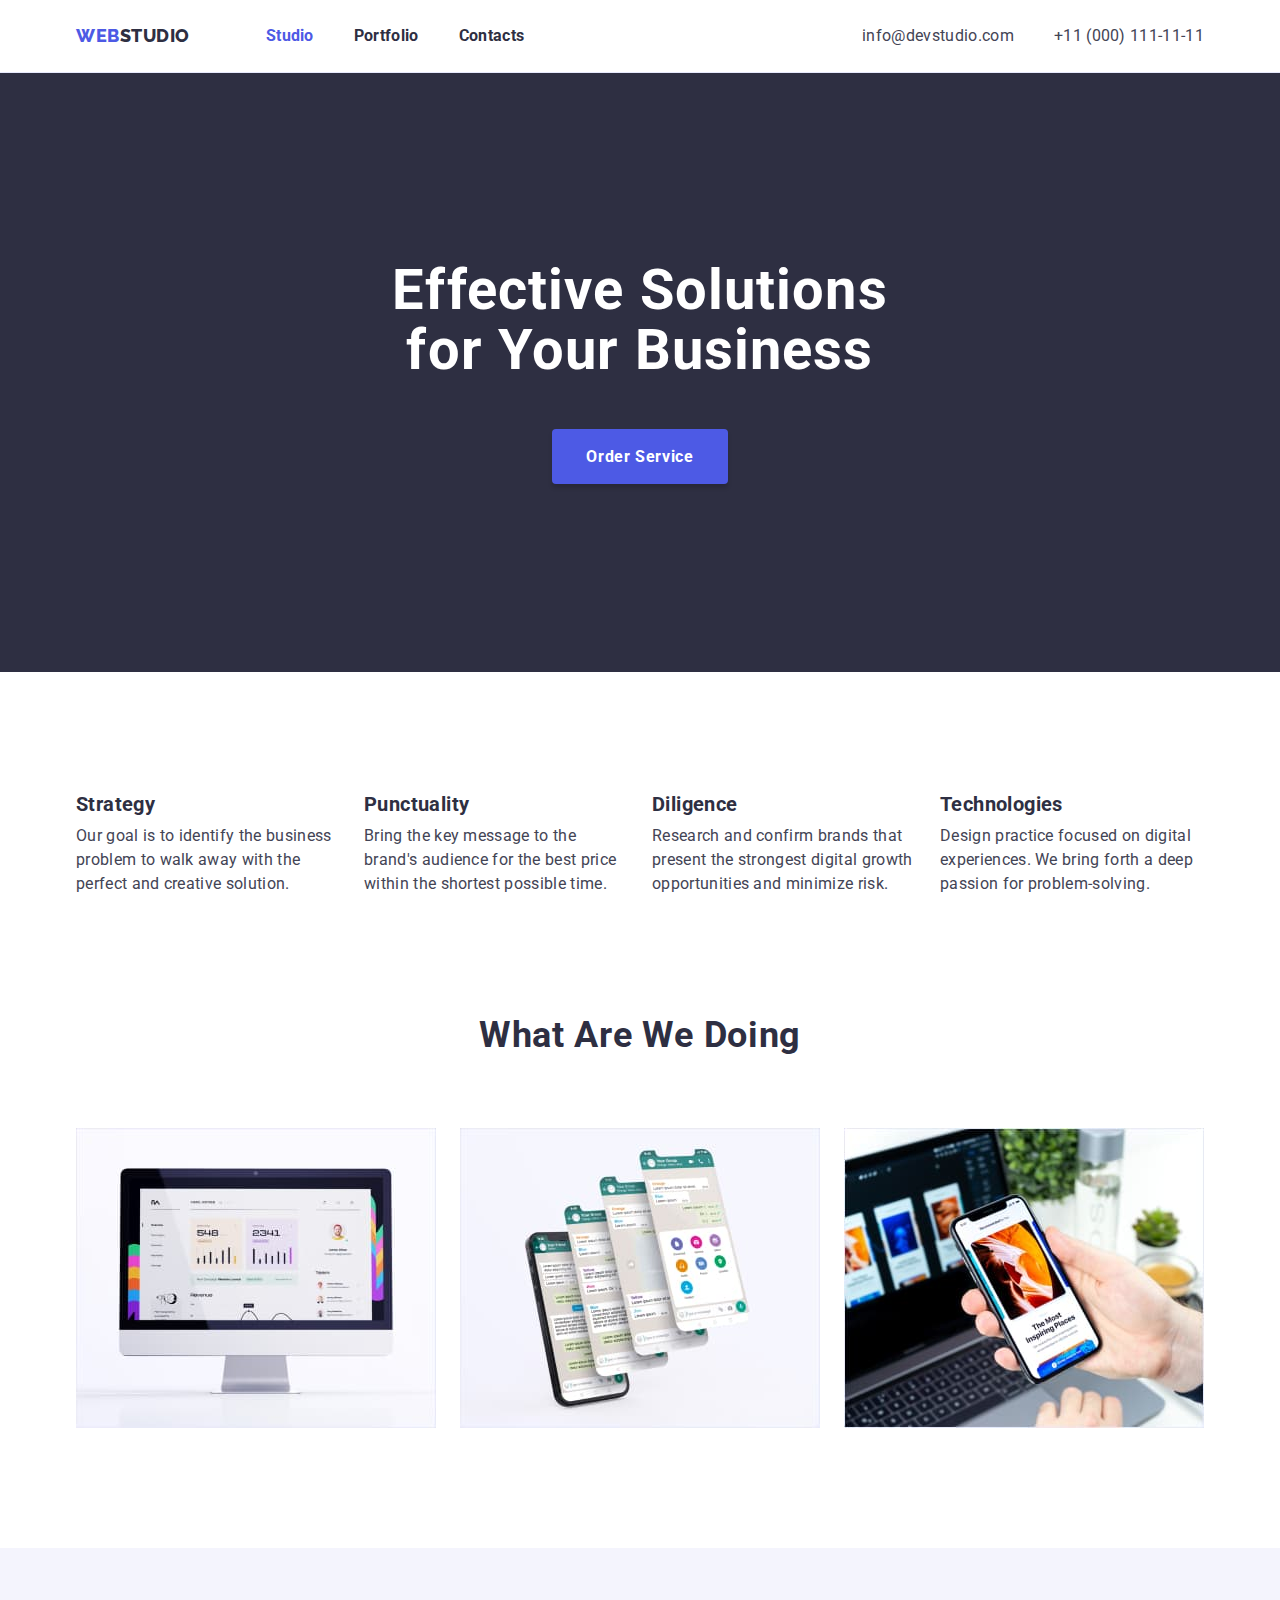
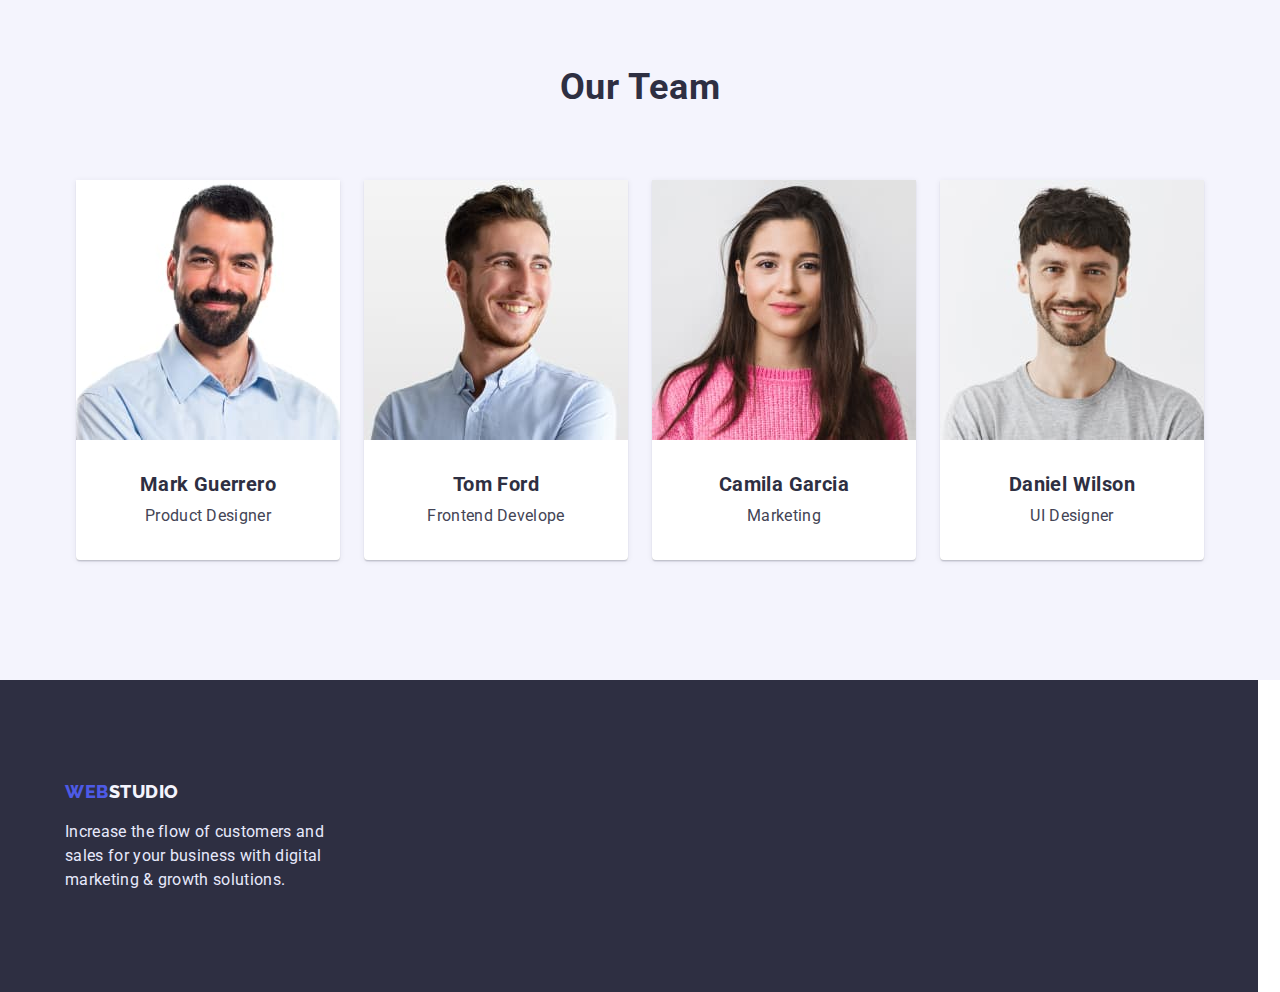
<file: index.html>
<!DOCTYPE html>
<html lang="en">

<head>
  <meta charset="UTF-8" />
  <meta http-equiv="X-UA-Compatible" content="IE=edge" />
  <meta name="viewport" content="width=device-width, initial-scale=1.0" />
  <title>Studio</title>
  <link rel="preconnect" href="https://fonts.googleapis.com">
  <link rel="preconnect" href="https://fonts.gstatic.com" crossorigin>
  <link href="https://fonts.googleapis.com/css2?family=Raleway:wght@800&family=Roboto:wght@400;500;700;900&display=swap"
    rel="stylesheet">
  <link rel="stylesheet" href="https://cdnjs.cloudflare.com/ajax/libs/modern-normalize/1.1.0/modern-normalize.min.css">
  <link rel="stylesheet" href="./css/styles.css">
</head>

<body>
  <!--top line-->
  <header class="page-header">
    <!-- logo+home -->
    <div class="container">
      <a href="./index.html" class="logo link">WEB<span class="logo-header">STUDIO</span></a>

      <!-- navagations -->

      <nav class="navigations">
        <ul class="navigations-list list">
          <li class="navigations-item current"><a class="navigations-item-link link" href="./index.html">Studio</a></li>
          <li class="navigations-item"><a class="navigations-item-link link" href="./portfolio.html">Portfolio</a>
          </li>
          <li class="navigations-item"><a class="navigations-item-link link" href="">Contacts</a></li>
        </ul>
      </nav>
      <!--contats-->
      <ul class="contacts list">
        <li class="contacts-item"><a class="contacts-link link" href="mailto:info@devstudio.com">info@devstudio.com</a>
        </li>
        <li class="contacts-item"><a class="contacts-link link" href="tel:+110001111111">+11 (000)
            111-11-11</a>
        </li>
      </ul>
    </div>
  </header>
  <!--Studio page-->
  <main class="studio">
    <!-- hero-->
    <section class="hero section">

      <div class="container centred">
        <h1 class="hero-title">Effective Solutions for Your Business</h1>
        <button type="button" class="hero-btn btn">Order Service</button>
      </div>

    </section>

    <!--principles-->
    <section class="principles section">

      <h2 class="visually-hidden">our principles</h2> <!--h2 here hidden-->
      <div class="container">
        <ul class="principles-list list">
          <li class="principles-item">
            <div>
              <h3 class="principles-item-title title">Strategy</h3>
              <p class="principles-item-text">
                Our goal is to identify the business problem to walk away with the perfect and
                creative solution.
              </p>
            </div>
          </li>

          <li class="principles-item">
            <div>
              <h3 class="principles-item-title title">Punctuality</h3>
              <p class="principles-item-text">
                Bring the key message to the brand's audience for the best price within the shortest
                possible time.
              </p>
            </div>
          </li>

          <li class="principles-item">
            <div>
              <h3 class="principles-item-title title">Diligence</h3>
              <p class="principles-item-text">
                Research and confirm brands that present the strongest digital growth opportunities
                and minimize risk.
              </p>
            </div>
          </li>

          <li class="principles-item">
            <div>
              <h3 class="principles-item-title title">Technologies</h3>
              <p class="principles-item-text">
                Design practice focused on digital experiences. We bring forth a deep passion for
                problem-solving.
              </p>
            </div>
          </li>

        </ul>

      </div>
    </section>

    <!--product-->
    <section class="product section centred">

      <div class="container">

        <h2 class="product-title title">What are we doing</h2>
        <ul class="product-list list">
          <li class="product-item">
            <img class="product-img" src="./images/monitor.jpg" alt="white monitor pc" width="360" height="300" />
          </li>

          <li class="product-item">
            <img src="./images/phone.jpg" alt="phone screen layers" width="360" height="300" />
          </li>

          <li class="product-item">
            <img class="product-img" src="./images/phone-in-hand.jpg" alt="phone in hand on pc background" width="360"
              height="300" />
          </li>
        </ul>

      </div>
    </section>

    <!--team-->
    <section class="team section centred">

      <div class="container">

        <h2 class="team-title title">Our Team</h2>

        <ul class="team-list list">
          <li class="team-item">
            <div class="team-card"><img class="team-img" src="./images/mark-guerrero.jpg"
                alt="photo of men mark guerrero" width="264" height="260" />
              <div class="team-card-content">
                <h3 class="team-item-title title">Mark Guerrero</h3>
                <p class="team-item-text">Product Designer</p>
              </div>
            </div>
          </li>

          <li class="team-item">
            <div class="team-card"><img class="team-img" src="./images/tom-ford.jpg" alt="photo of men tom ford" width
                height="260" />
              <div class="team-card-content">
                <h3 class="team-item-title title">Tom Ford</h3>
                <p class="team-item-text">Frontend Develope</p>
              </div>
            </div>
          </li>

          <li class="team-item">
            <div class="team-card"><img class="team-img" src="./images/camila-garcia.jpg"
                alt="photo of women camila garcia" width="264" height="260" />
              <div class="team-card-content">
                <h3 class="team-item-title title">Camila Garcia</h3>
                <p class="team-item-text">Marketing</p>
              </div>
            </div>
          </li>

          <li class="team-item">
            <div class="team-card"><img class="team-img" src="./images/daniel-dilson.jpg"
                alt="photo of men daniel dilson" width="264" height="260" />
              <div class="team-card-content">
                <h3 class="team-item-title title">Daniel Wilson</h3>
                <p class="team-item-text">UI Designer</p>
              </div>
            </div>
          </li>
        </ul>

      </div>

    </section>
  </main>
  <!--footer-->
  <footer class="page-footer">
    <!-- logo+home -->
    <div class="container">
      <a href="./index.html" class="logo link">WEB<span class="page-footer-logo">STUDIO</span></a>
      <p class="page-footer-text">
        Increase the flow of customers and sales for your business with digital marketing & growth
        solutions.
      </p>

    </div>
  </footer>
</body>

</html>
</file>
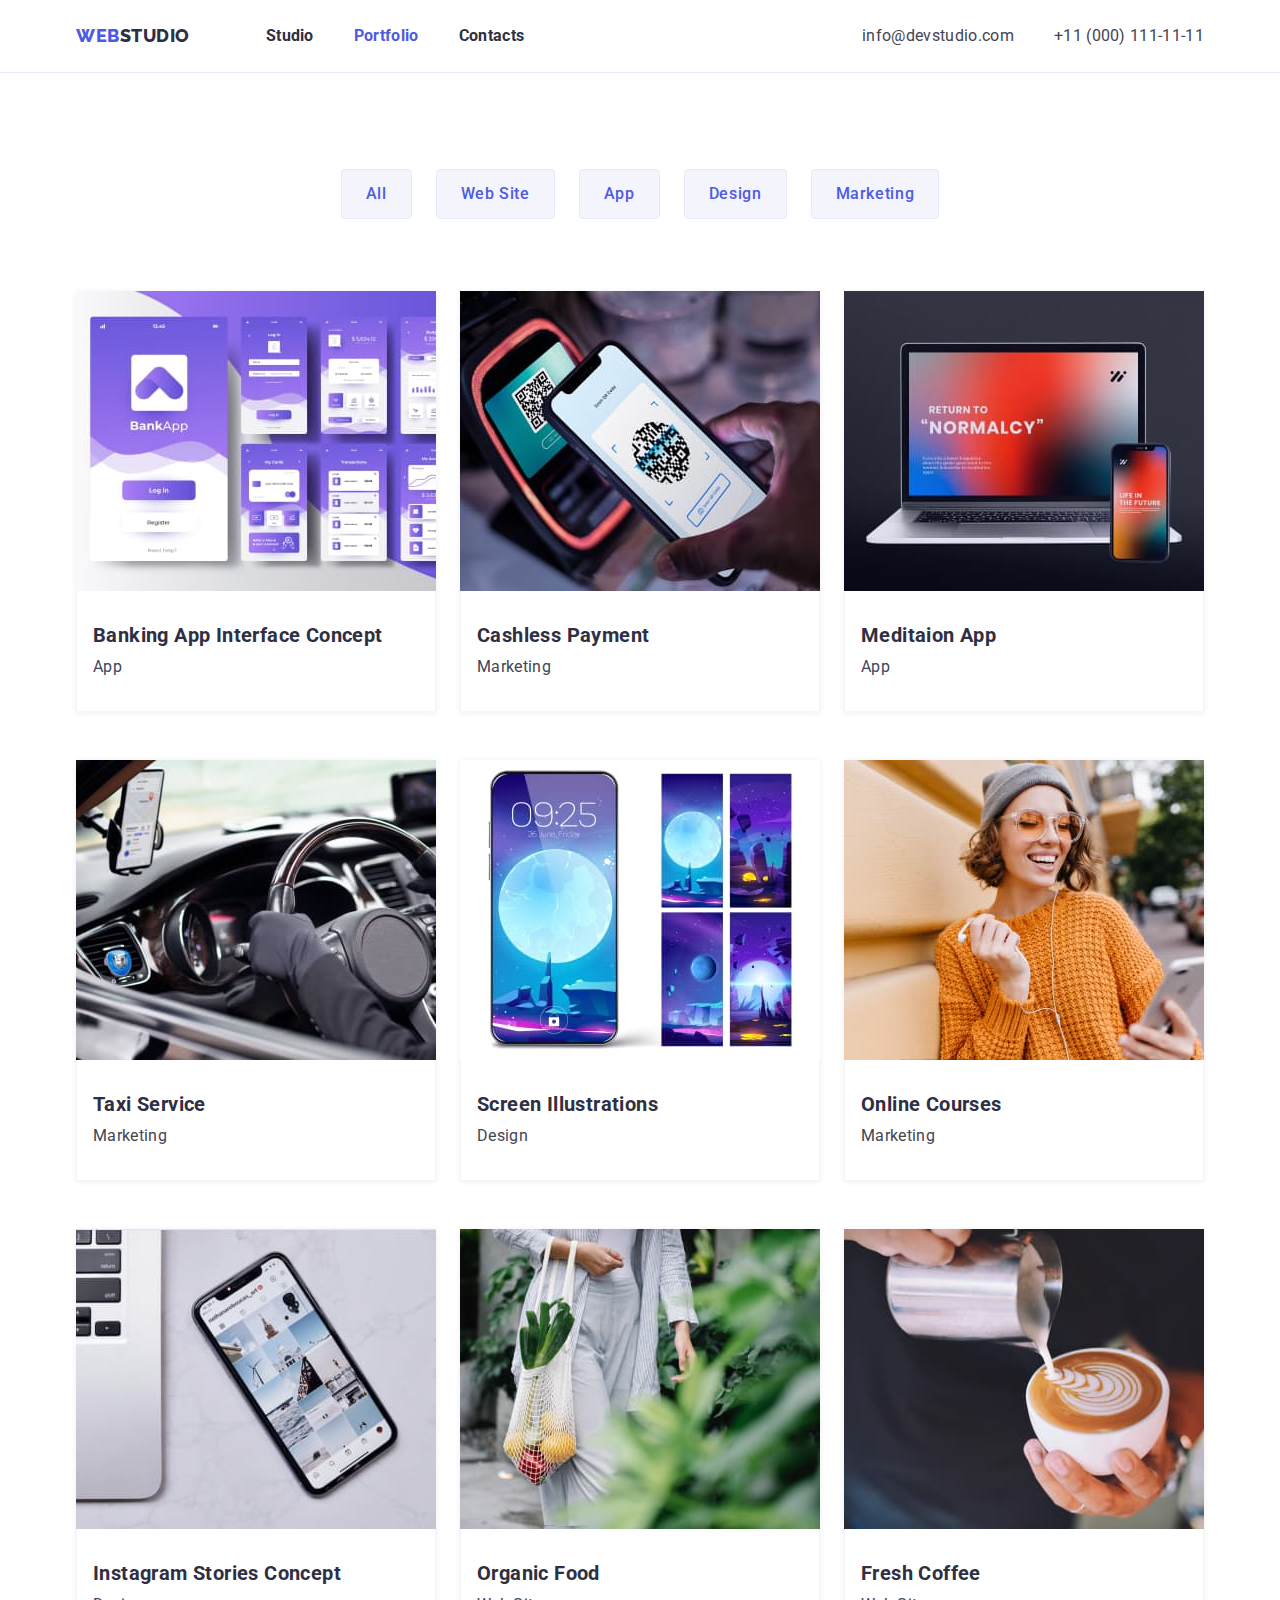
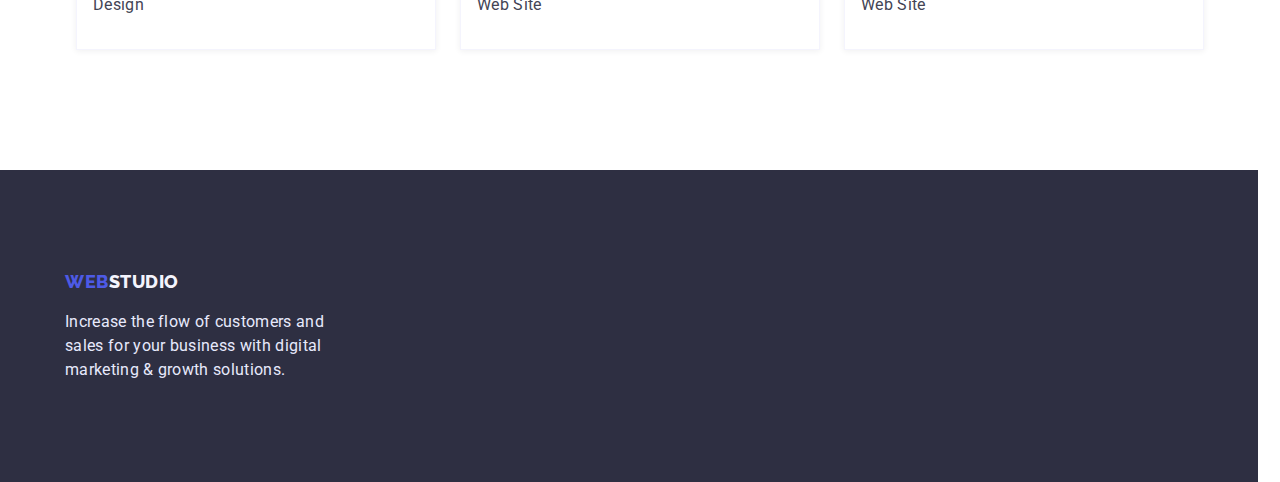
<file: portfolio.html>
<!DOCTYPE html>
<html lang="en">

<head>
    <meta charset="UTF-8">
    <meta http-equiv="X-UA-Compatible" content="IE=edge">
    <meta name="viewport" content="width=device-width, initial-scale=1.0">
    <title>Portfolio</title>
    <link rel="preconnect" href="https://fonts.googleapis.com">
    <link rel="preconnect" href="https://fonts.gstatic.com" crossorigin>
    <link
        href="https://fonts.googleapis.com/css2?family=Raleway:wght@800&family=Roboto:wght@400;500;700;900&display=swap"
        rel="stylesheet">
    <link rel="stylesheet"
        href="https://cdnjs.cloudflare.com/ajax/libs/modern-normalize/1.1.0/modern-normalize.min.css">
    <link rel="stylesheet" href="./css/styles.css">
</head>

<body>
    <!--top line-->
    <header class="page-header">
        <div class="container"><!-- logo+home -->
            <a href="./index.html" class="logo link">WEB<span class="logo-header">STUDIO</span></a>
            <!-- navagations -->
            <nav class="navigations">
                <ul class="navigations-list list">
                    <li class="navigations-item"><a class="navigations-item-link link" href="./index.html">Studio</a>
                    </li>
                    <li class="navigations-item current"><a class="navigations-item-link link"
                            href="./portfolio.html">Portfolio</a>
                    </li>
                    <li class="navigations-item"><a class="navigations-item-link link" href="">Contacts</a></li>
                </ul>
            </nav>
            <!--contats-->
            <ul class="contacts list">
                <li class="contacts-item"><a class="contacts-link link"
                        href="mailto:info@devstudio.com">info@devstudio.com</a>
                </li>
                <li class="contacts-item"><a class="contacts-link link" href="tel:+110001111111">+11 (000)
                        111-11-11</a>
                </li>
            </ul>
        </div>
    </header>

    <main class="main-porfolio">

        <section class="porfolio section">
            <div class="container">
                <h1 class="visually-hidden">Portfolio Projects</h1> <!--hidden-->

                <!-- filter -->
                <ul class="filter-list list">
                    <li class="filter-item"><button type="button" class="filter-item-btn btn">All</button></li>
                    <li class="filter-item"><button type="button" class="filter-item-btn btn">Web Site</button></li>
                    <li class="filter-item"><button type="button" class="filter-item-btn btn">App</button></li>
                    <li class="filter-item"><button type="button" class="filter-item-btn btn">Design</button></li>
                    <li class="filter-item"><button type="button" class="filter-item-btn btn">Marketing</button>
                    </li>
                </ul>

                <!-- portfolio gallery -->
                <ul class="gallery-list list">
                    <li class="gallery-item">
                        <a href="" class="gallery-link link">
                            <div class="gallery-img"><img src="./images/portfolio-img-1.jpg" alt="Banking App Interface"
                                    width="360" height="300"></div>
                            <div class="gallery-card-content">
                                <h2 class="gallery-item-title title">Banking App Interface Concept</h2>
                                <p class="gallery-item-text">App</p>
                            </div>
                        </a>
                    </li>

                    <li class="gallery-item">
                        <a href="" class="gallery-link link">
                            <div class="gallery-img"><img src="./images/portfolio-img-2.jpg"
                                    alt="payment by phone at the bank terminal" width="360" height="300"></div>
                            <div class="gallery-card-content">
                                <h2 class="gallery-item-title title">Cashless Payment</h2>
                                <p class="gallery-item-text">Marketing</p>
                            </div>
                        </a>
                    </li>

                    <li class="gallery-item">
                        <a href="" class="gallery-link link">
                            <div class="gallery-img"><img src="./images/portfolio-img-3.jpg" alt="notebook" width="360"
                                    height="300">
                            </div>
                            <div class="gallery-card-content">
                                <h2 class="gallery-item-title title">Meditaion App</h2>
                                <p class="gallery-item-text">App</p>
                            </div>
                        </a>
                    </li>

                    <li class="gallery-item">
                        <a href="" class="gallery-link link">
                            <div class="gallery-img"><img src="./images/portfolio-img-4.jpg"
                                    alt="hand on the steering wheel, phone on a stand" width="360" height="300">
                            </div>
                            <div class="gallery-card-content">
                                <h2 class="gallery-item-title title">Taxi Service</h2>
                                <p class="gallery-item-text">Marketing</p>
                            </div>
                        </a>
                    </li>

                    <li class="gallery-item">
                        <a href="" class="gallery-link link">
                            <div class="gallery-img"><img src="./images/portfolio-img-5.jpg" alt="moon on phone screen"
                                    width="360" height="300"></div>
                            <div class="gallery-card-content">
                                <h2 class="gallery-item-title title">Screen Illustrations</h2>
                                <p class="gallery-item-text">Design</p>
                            </div>
                        </a>
                    </li>

                    <li class="gallery-item">
                        <a href="" class="gallery-link link">
                            <div class="gallery-img"><img src="./images/portfolio-img-6.jpg" alt="girl listening to
                                music" width="360" height="300">
                            </div>
                            <div class="gallery-card-content">
                                <h2 class="gallery-item-title title">Online Courses</h2>
                                <p class="gallery-item-text">Marketing</p>
                            </div>
                        </a>
                    </li>

                    <li class="gallery-item">
                        <a href="" class="gallery-link link">
                            <div class="gallery-img"><img src="./images/portfolio-img-7.jpg" alt="phone near notebook"
                                    width="360" height="300"></div>
                            <div class="gallery-card-content">
                                <h2 class="gallery-item-title title">Instagram Stories Concept</h2>
                                <p class="gallery-item-text">Design</p>
                            </div>
                        </a>
                    </li>

                    <li class="gallery-item">
                        <a href="" class="gallery-link link">
                            <div class="gallery-img"><img src="./images/portfolio-img-8.jpg" alt="products in a bag"
                                    width="360" height="300"></div>
                            <div class="gallery-card-content">
                                <h2 class="gallery-item-title title">Organic Food</h2>
                                <p class="gallery-item-text">Web Site</p>
                            </div>
                        </a>

                    </li>

                    <li class="gallery-item">
                        <a href="" class="gallery-link link">
                            <div class="gallery-img"><img src="./images/portfolio-img-9.jpg" alt="coffe cup" width="360"
                                    height="300">
                            </div>
                            <div class="gallery-card-content">
                                <h2 class="gallery-item-title title">Fresh Coffee</h2>
                                <p class="gallery-item-text">Web Site</p>
                            </div>
                        </a>
                    </li>
                </ul>

        </section>
    </main>

    <footer class="page-footer">

        <div class="container"><!-- logo+home -->
            <div><a href="./index.html" class="logo link">WEB<span class="page-footer-logo">STUDIO</span></a>
                <p class="page-footer-text">
                    Increase the flow of customers and sales for your business with digital marketing & growth
                    solutions.
                </p>
            </div>
        </div>

    </footer>

</body>

</html>
</file>
<file: css/styles.css>
:root {
  --main-color-text: #434455;
  --title-color-text: #2e2f42;
  --main-logo-color: #4d5ae5;
  --logo-header-color: #2e2f42;
  --logo-footer-color: #f4f4fd;
  --navigations-color-text: #2e2f42;
  --hero-title-color: #ffffff;
  --footer-text-color: #e7e9fc;

  --hero-btn-color-text: #ffffff;
  --border-color-btn: #e7e9fc;

  --btn-hover-color: #ffffff;
  --btn-bgc-hover-color: #404bbf;

  --accent-color: #4d5ae5;

  --main-bgc: #ffffff;
  --secondary-bgc: #2e2f42;
  --third-bgc: #f4f4fd;
  --header-bgc: #ffffff;
  --footer-bgc: #2e2f42;
  --filter-btn-bgc: #f4f4fd;
  --team-cards-bgc: #ffffff;

  --border: 1px solid #e7e9fc;
}

/* -----------GENERAL---------------- */
body {
  font-family: 'Roboto', sans-serif;
  color: var(--main-color-text);
  background-color: var(--main-bgc);
  font-size: 16px;
  letter-spacing: 0.02em;
}

h1,
h2,
h3,
h4,
h5,
h6,
p {
  margin: 0;
}

ul,
ol {
  list-style: none;
  padding-left: 0;
  margin: 0;
}

a {
  text-decoration: none;
  color: inherit;
}

img {
  display: block;
  max-width: 100%;
  height: auto;
}

.section {
  min-width: 1258px;
  padding-top: 120px;
  padding-bottom: 120px;
}

.container {
  width: 1158px;
  padding: 0 15px;
  margin: 0 auto;

  /* outline: 1px solid greenyellow; */
}

.centred {
  text-align: center;
}

.visually-hidden {
  position: absolute;
  width: 1px;
  height: 1px;
  margin: -1px;
  border: 0;
  padding: 0;
  white-space: nowrap;
  clip-path: inset(100%);
  clip: rect(0 0 0 0);
  overflow: hidden;
}

.title {
  color: var(--title-color-text);
}

/* .list {
  margin: 0 auto;

  list-style: none;
} */

/* .link {
  color: inherit;
  text-decoration: none;
} */

.btn:hover,
.btn:focus {
  color: var(--btn-hover-color);
  background-color: var(--btn-bgc-hover-color);
}

.logo {
  display: block;
  align-items: center;

  color: var(--main-logo-color);
  font-family: 'Raleway', sans-serif;
  font-weight: 800;
  font-size: 18px;
  line-height: 1.33;
  letter-spacing: 0.03em;
}
/* -----------HEADER----------- */

.page-header {
  /* min-width: 1158px; */
  background-color: var(--header-bgc);
  border-bottom: 1px solid #e7e9fc;
  /* box-shadow: 0px 2px 1px rgba(46, 47, 66, 0.08), 0px 1px 1px rgba(46, 47, 66, 0.16),
    0px 1px 6px rgba(46, 47, 66, 0.08); */
}

.page-header .container {
  display: flex;

  align-items: center;
}

.logo.link {
  display: flex;
  align-self: center;
}

.logo-header {
  display: block;
  color: var(--logo-header-color);
  align-self: center;

  font-family: 'Raleway', sans-serif;
  font-weight: 800;
  font-size: 18px;
  line-height: 1.33;

  letter-spacing: 0.03em;
}
.navigations {
}
.navigations-list {
  margin-left: 76px;
  display: flex;
}
.navigations-item {
}

/* .navigations-item:not(:last-child){
  margin-right: 40px;
} */

.navigations-item + .navigations-item {
  margin-left: 40px;

  /* background-color: green; */
}
.navigations-item-link {
  padding-top: 24px;
  padding-bottom: 24px;

  display: block;

  color: var(--navigations-color-text);

  font-size: 16px;
  font-weight: 700;
  line-height: 1.5;
  letter-spacing: 0.02em;
}

.navigations-item-link:hover,
.navigations-item-link:focus {
  color: var(--accent-color);
}

.current .navigations-item-link {
  color: var(--accent-color);
}
.contacts {
  margin-left: auto;
  margin-right: 0;
  display: flex;
}

/* .contacts-item:not(:last-child) {
  margin-right: 40px;
} */

.contacts-item + .contacts-item {
  margin-left: 40px;
}
.contacts-link {
  padding-top: 24px;
  padding-bottom: 24px;

  display: block;
  font-size: 16px;
  font-weight: 400;
  line-height: 1.5;
  letter-spacing: 0.02em;
  color: var(--main-color-text);
}
.contacts-link:hover,
.contacts-link:focus {
  color: var(--accent-color);
}

/* -----------FOOTER----------- */
.page-footer {
  min-width: 1258px;
  padding-top: 100px;
  padding-bottom: 100px;

  justify-self: flex-start;
  background: var(--footer-bgc);
}

.page-footer-logo {
  display: block;

  color: var(--logo-footer-color);
  font-family: 'Raleway', sans-serif;
  font-weight: 800;
  font-size: 18px;
  line-height: calc(21 / 18);
  letter-spacing: 0.03em;
}
.page-footer .logo {
  margin-bottom: 16px;
}
.page-footer-text {
  display: inline-block;

  max-width: 264px;

  font-size: 16px;
  line-height: 1.5;
  letter-spacing: 0.02em;
  color: var(--footer-text-color);
}

/* -------***STUDIO***--------- */

/* -----------HERO----------- */

.hero {
  padding-top: 188px;
  padding-bottom: 188px;

  background-color: var(--secondary-bgc);
}
.hero-title {
  width: 496px;

  margin: 0 auto;
  margin-bottom: 48px;

  color: var(--hero-title-color);

  font-size: 56px;
  line-height: 1.07;
  letter-spacing: 0.02em;
}

.hero-btn {
  display: inline-block;
  padding: 16px 32px;
  box-shadow: 0px 4px 4px rgba(0, 0, 0, 0.15);
  border-radius: 4px;
  border-color: transparent;

  /* text-align: center; */

  color: var(--hero-btn-color-text);
  background-color: var(--accent-color);

  font-family: inherit;
  font-weight: 700;
  font-size: 16px;
  line-height: calc(19 / 16);
  letter-spacing: 0.04em;

  cursor: pointer;
}

/* -----------PRINCIPLES----------- */
.principles {
}

.principles-list {
  display: flex;
  flex-wrap: wrap;
  margin-left: -24px;
}
.principles-item {
  flex-basis: calc(100% / 4 - 24px);
  margin-left: 24px;
}

/* .principles-item + .principles-item {
  margin-left: 24px;
} */

.principles-item-title {
  /* margin-top: 0; */
  margin-bottom: 8px;

  font-size: 20px;
  line-height: 1.2;
  letter-spacing: 0.02em;
}
.principles-item-text {
  line-height: 1.5;
}

/* -----------PRODUCT----------- */
.product {
  padding-top: 0;
  text-align: center;
}

.product-title {
  margin-top: 0;
  margin-bottom: 72px;

  font-size: 36px;
  line-height: 1.11;
  letter-spacing: 0.02em;
  text-transform: capitalize;
}

.product-list {
  display: flex;
  flex-wrap: wrap;
  margin-left: -24px;
  margin-top: -24px;
}

.product-item {
  flex-basis: calc(100% / 3 -24px);
  margin-left: 24px;
  margin-top: 24px;
}

.product-img {
  border-box: var(--border);
}

/* -----------TEAM----------- */
.team {
  background-color: var(--third-bgc);
}
.team-title {
  margin-bottom: 72px;

  font-size: 36px;
  line-height: 1.11;
  letter-spacing: 0.02em;
  text-transform: capitalize;
}

.team-list {
  margin: 0;
  padding: 0;

  display: flex;
  flex-wrap: wrap;
  margin-left: -24px;
  margin-top: -24px;
}

.team-item {
  flex-basis: calc(100% / 4 - 24px);
  margin-left: 24px;
  margin-top: 24px;

  background-color: var(--team-cards-bgc);
}

.team-item-title {
  margin-bottom: 8px;

  font-size: 20px;
  line-height: 1.2;
  letter-spacing: 0.02em;
}
.team-item-text {
  line-height: 1.5;
}

.team-card {
  box-shadow: 0px 1px 6px rgba(46, 47, 66, 0.08), 0px 1px 1px rgba(46, 47, 66, 0.16),
    0px 2px 1px rgba(46, 47, 66, 0.08);
  overflow: hidden;
  border-radius: 0px 0px 4px 4px;
}

.team-card-content {
  padding-top: 32px;
  padding-bottom: 32px;
}

/* ------***PORTFOLIO***------ */
.porfolio {
  padding-top: 96px;
}

/* -----------FILTER BTN----------- */
.filter-list {
  display: flex;
  /* flex-direction: row;
  align-items: ;
  gap: 24px; */
  margin-bottom: 72px;

  justify-content: center;
}

.filter-item {
  display: block;
}

.filter-item + .filter-item {
  margin-left: 24px;
}

.filter-item-btn {
  border-radius: 4px;
  padding: 12px 24px;
  display: block;
  text-align: center;
  border: var(--border);
  border-color: var(--border-color-btn);

  color: var(--accent-color);
  background-color: var(--filter-btn-bgc);

  font-family: inherit;
  font-style: normal;
  font-weight: 500;
  font-size: 16px;
  line-height: 1.5;

  letter-spacing: 0.04em;
  cursor: pointer;
}

/* -----------GALLERY----------- */
.gallery-list {
  padding: 0;
  margin: 0;
  list-style: none;

  display: flex;
  flex-wrap: wrap;
  margin-left: -24px;
  margin-top: -48px;
}

.gallery-item {
  flex-basis: calc(100% / 3 - 24px);
  margin-left: 24px;
  margin-top: 48px;
  box-shadow: 0px 1px 6px rgba(46, 47, 66, 0.08);
}

.gallery-link:hover,
.gallery-link:focus {
  color: var(--accent-color);
}

.gallery-item-title {
  margin-bottom: 8px;
  font-size: 20px;
  line-height: 1.2;
  letter-spacing: 0.02em;
}
.gallery-item-text {
  line-height: 1.5;
}

.gallery-card-content {
  padding-left: 16px;
  padding-top: 32px;
  padding-bottom: 32px;

  border-left: 0.5px solid #f4f4fd;
  border-right: 0.5px solid #f4f4fd;
  border-bottom: 0.5px solid #f4f4fd;
}

.gallery-card {
}
</file>
